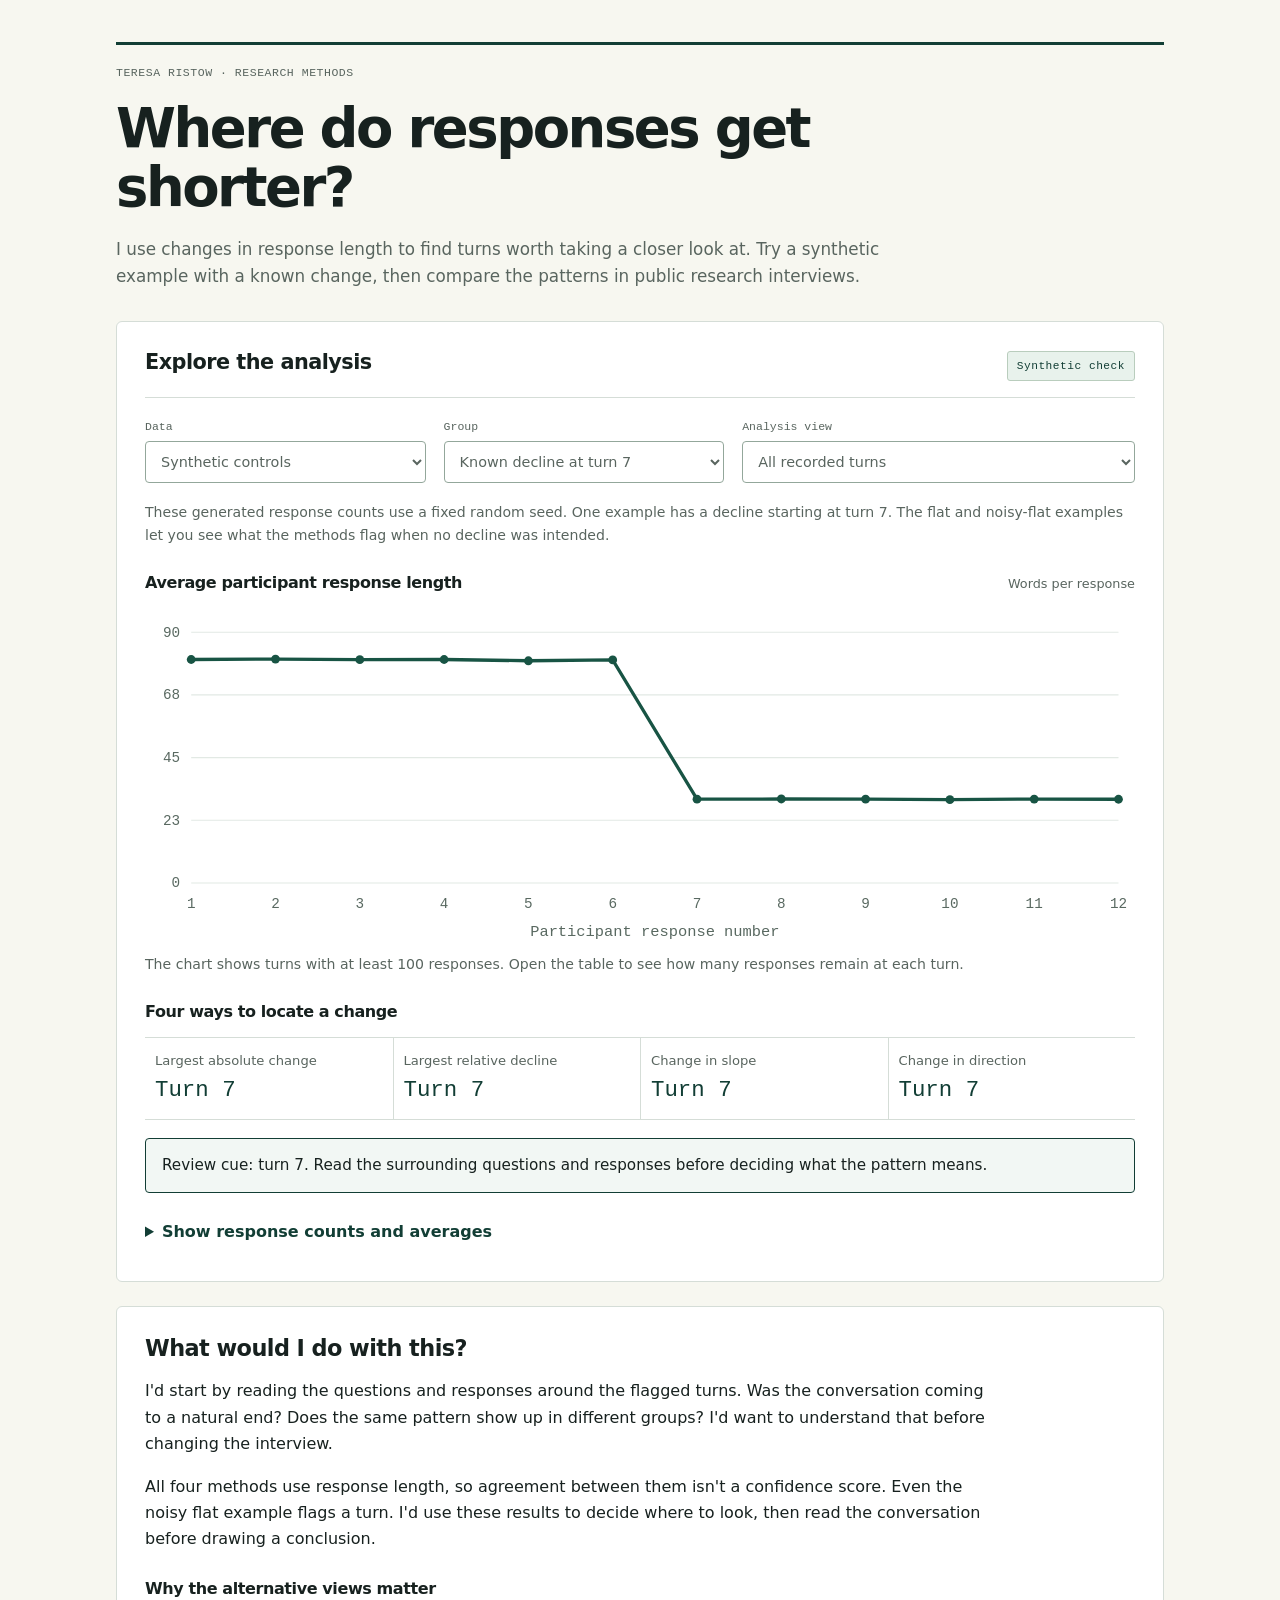
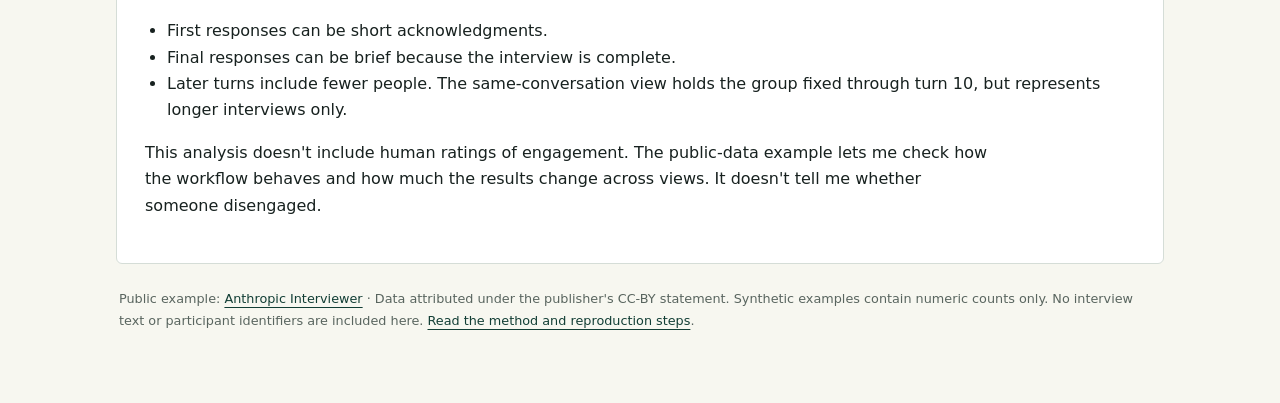
<file: index.html>
<!doctype html><html lang="en"><head><meta charset="utf-8"><meta name="viewport" content="width=device-width,initial-scale=1"><meta http-equiv="refresh" content="0;url=demo/"><title>Conversation Drop-off Analysis</title></head><body><p><a href="demo/">Open the interactive conversation drop-off analysis</a>.</p></body></html>
</file>
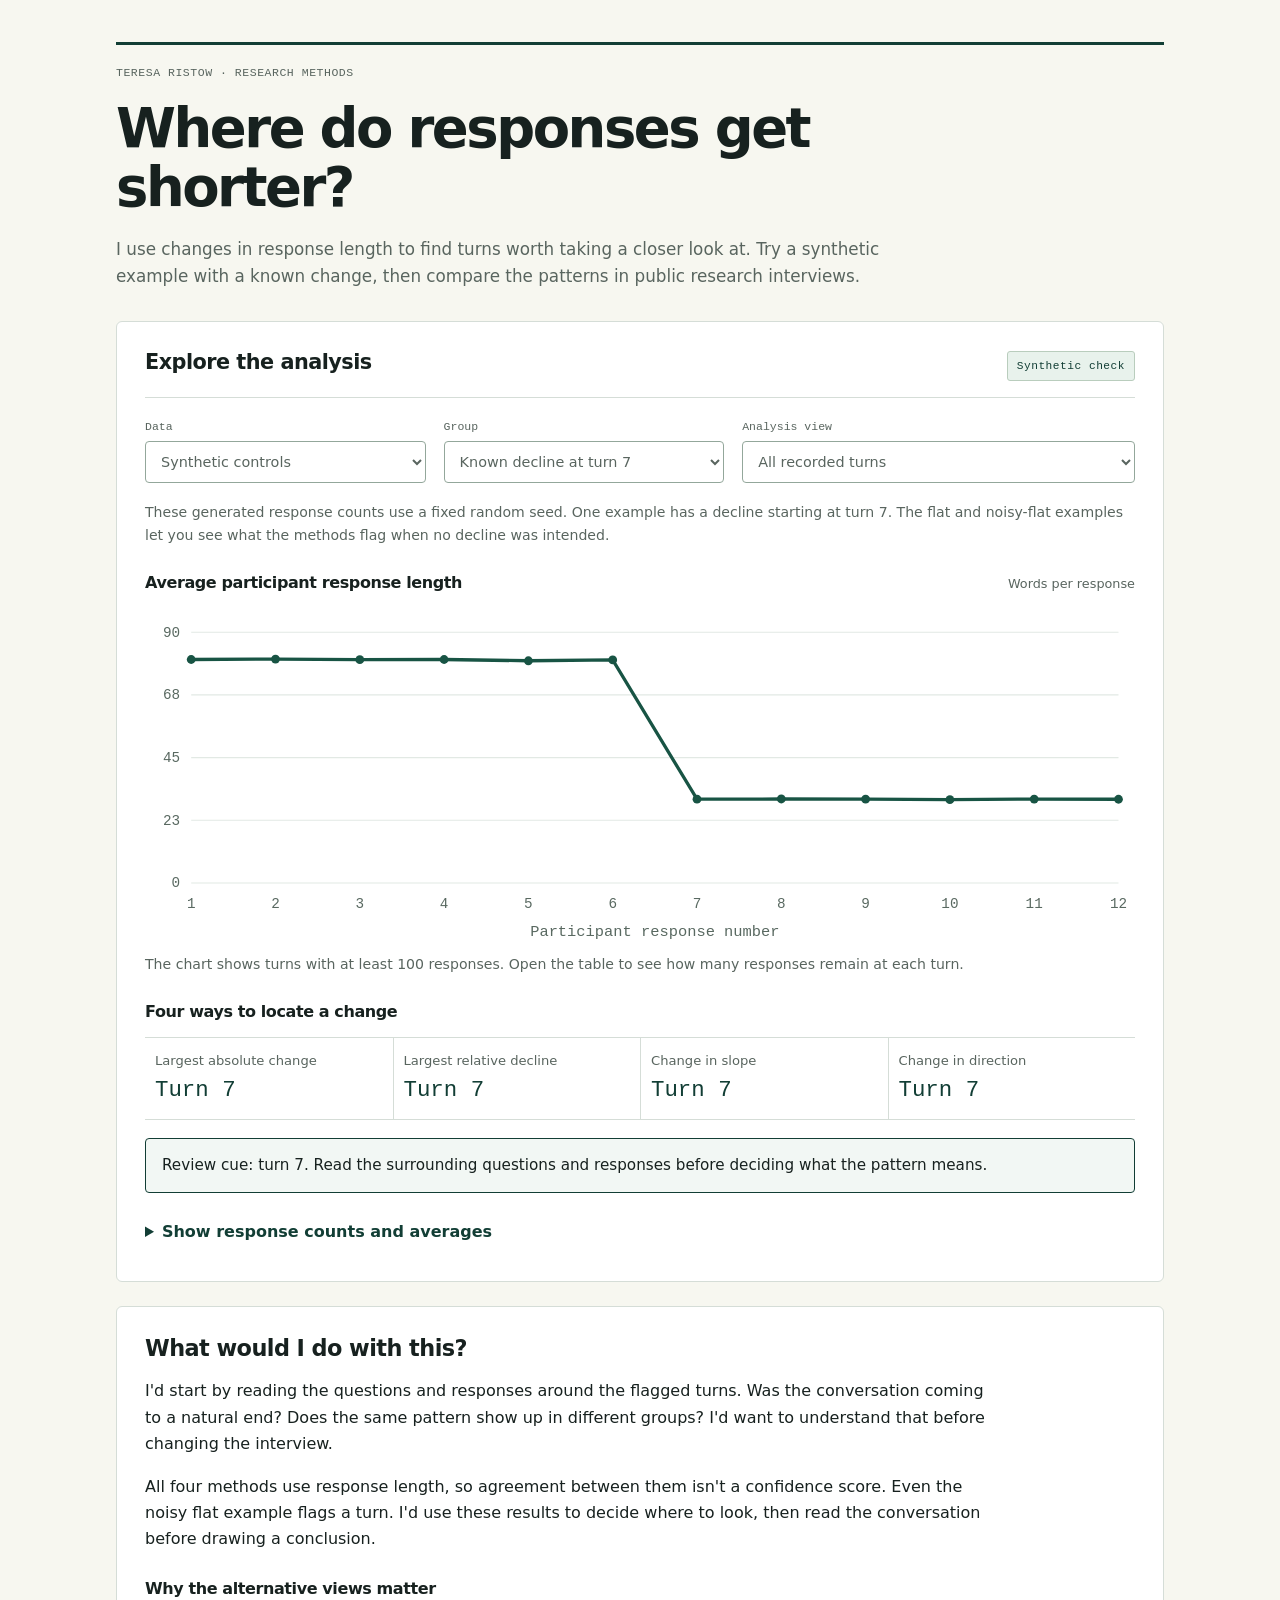
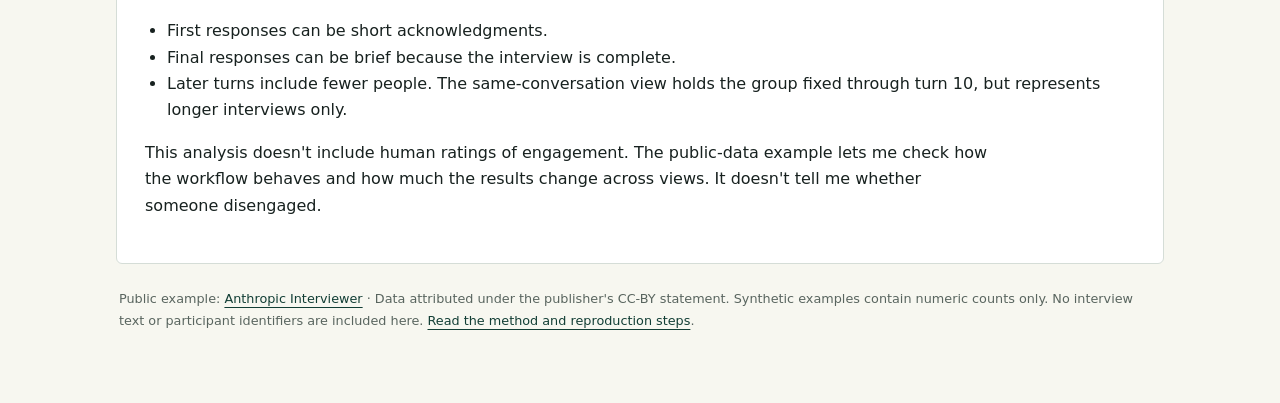
<file: demo/index.html>
<!doctype html>
<html lang="en">
<head>
<meta charset="utf-8"><meta name="viewport" content="width=device-width,initial-scale=1">
<title>Conversation Drop-off Analysis</title>
<link rel="stylesheet" href="styles.css">
<script src="data.js" defer></script><script src="app.js?v=20261113-voice" defer></script>
<link rel="stylesheet" href="research-web.css?v=20261113">
</head>
<body class="research-web dropoff-project">
<main>
<p class="eyebrow">TERESA RISTOW · RESEARCH METHODS</p>
<h1>Where do responses get shorter?</h1>
<p class="intro">I use changes in response length to find turns worth taking a closer look at. Try a synthetic example with a known change, then compare the patterns in public research interviews.</p>
<section aria-labelledby="explore-title">
<div class="heading"><h2 id="explore-title">Explore the analysis</h2><span id="source-label" class="badge"></span></div>
<div class="controls">
<label>Data<select id="dataset"><option value="synthetic">Synthetic controls</option><option value="public">Public research interviews</option></select></label>
<label>Group<select id="cohort"></select></label>
<label>Analysis view<select id="scenario"><option value="all_turns">All recorded turns</option><option value="exclude_first">Exclude first response</option><option value="exclude_final">Exclude each final response</option><option value="fixed_cohort_10">Same conversations through turn 10</option></select></label>
</div>
<p id="context" class="context" aria-live="polite"></p>
<div class="chart-head"><h3>Average participant response length</h3><span>Words per response</span></div>
<svg id="chart" viewBox="0 0 900 300" role="img" aria-labelledby="chart-title chart-desc"><title id="chart-title">Average response length by turn</title><desc id="chart-desc"></desc></svg>
<p class="small">The chart shows turns with at least 100 responses. Open the table to see how many responses remain at each turn.</p>
<h3>Four ways to locate a change</h3>
<div class="methods" id="methods"></div>
<p id="interpretation" class="interpretation" aria-live="polite"></p>
<details><summary>Show response counts and averages</summary><div class="table-wrap"><table><thead><tr><th>Participant turn</th><th>Responses</th><th>Average words</th><th>Median words</th></tr></thead><tbody id="rows"></tbody></table></div></details>
</section>
<section class="reading"><h2>What would I do with this?</h2>
<p>I'd start by reading the questions and responses around the flagged turns. Was the conversation coming to a natural end? Does the same pattern show up in different groups? I'd want to understand that before changing the interview.</p>
<p>All four methods use response length, so agreement between them isn't a confidence score. Even the noisy flat example flags a turn. I'd use these results to decide where to look, then read the conversation before drawing a conclusion.</p>
<h3>Why the alternative views matter</h3>
<ul><li>First responses can be short acknowledgments.</li><li>Final responses can be brief because the interview is complete.</li><li>Later turns include fewer people. The same-conversation view holds the group fixed through turn 10, but represents longer interviews only.</li></ul>
<p>This analysis doesn't include human ratings of engagement. The public-data example lets me check how the workflow behaves and how much the results change across views. It doesn't tell me whether someone disengaged.</p>
</section>
<footer>Public example: <a href="https://huggingface.co/datasets/Anthropic/AnthropicInterviewer">Anthropic Interviewer</a> · Data attributed under the publisher's CC-BY statement. Synthetic examples contain numeric counts only. No interview text or participant identifiers are included here. <a href="../README.md">Read the method and reproduction steps</a>.</footer>
</main>
</body></html>
</file>
<file: demo/styles.css>
:root{font-family:"Segoe UI",Arial,sans-serif;color:#24332d;background:#f5f7f5;font-size:16px;line-height:1.55;--green:#185444;--muted:#596961;--border:#ced9d2}*{box-sizing:border-box}body{margin:0}main{max-width:1060px;margin:0 auto;padding:42px 30px}.eyebrow{font-size:.76rem;letter-spacing:.1em;color:var(--green);font-weight:650;margin:0 0 10px}h1{font-size:2.5rem;line-height:1.15;letter-spacing:-.025em;font-weight:450;margin:0 0 16px}h2{font-size:1.4rem;font-weight:550;margin:0 0 14px}h3{font-size:1rem;margin:23px 0 12px}.intro{max-width:790px;font-size:1.1rem;color:var(--muted);margin:0 0 30px}section{background:white;border:1px solid var(--border);padding:26px;margin:0 0 24px;border-radius:10px}.heading{display:flex;align-items:baseline;justify-content:space-between;gap:20px}.badge{color:var(--green);font-size:.8rem;font-weight:600}.controls{display:grid;grid-template-columns:1fr 1fr 1.4fr;gap:18px;margin:8px 0 18px}label{display:flex;flex-direction:column;gap:5px;font-size:.85rem;font-weight:600}select{width:100%;font:inherit;font-weight:400;color:inherit;padding:9px;border:1px solid #879d90;background:#fff;border-radius:5px;min-height:42px}select:focus-visible,a:focus-visible,summary:focus-visible{outline:3px solid #33826d;outline-offset:3px}.context,.small,footer{color:var(--muted);font-size:.88rem}.context{min-height:42px;margin:0}.chart-head{display:flex;justify-content:space-between;align-items:baseline;gap:10px}.chart-head span{font-size:.8rem;color:var(--muted)}#chart{display:block;width:100%;height:auto;overflow:visible}.methods{display:grid;grid-template-columns:repeat(4,1fr);border-top:1px solid var(--border);border-bottom:1px solid var(--border)}.method{padding:14px 10px}.method+ .method{border-left:1px solid var(--border)}.method span{display:block;font-size:.82rem;line-height:1.4;color:var(--muted)}.method strong{display:block;font-size:1.3rem;font-weight:550;color:var(--green);margin-top:5px}.interpretation{margin:18px 0;font-size:.95rem}.table-wrap{overflow-x:auto}table{width:100%;border-collapse:collapse;margin-top:15px;font-size:.88rem}th,td{text-align:right;padding:8px 10px;border-bottom:1px solid var(--border)}th:first-child,td:first-child{text-align:left}th{background:#edf4ef;font-weight:600}summary{cursor:pointer;color:var(--green);font-weight:600;padding:8px 0}.reading p{max-width:850px}.reading ul{padding-left:22px}footer{padding:0 3px 30px}a{color:var(--green);text-underline-offset:3px}@media(max-width:650px){main{padding:24px 16px}h1{font-size:2rem}section{padding:18px}.controls{grid-template-columns:1fr;gap:12px}.methods{grid-template-columns:1fr 1fr}.method:nth-child(3){border-left:0}.heading{display:block}.context{min-height:0;margin-top:10px}.chart-head{display:block}.chart-head h3{margin-bottom:3px}.method{min-height:90px}.chart-head span{display:block;margin-bottom:10px}}
</file>
<file: demo/research-web.css>
/* Teresa Ristow research web system v1 — shared across the three public sites.
   Sans-serif reading, monospace controls, exact green brand tokens. */
:root {
  --rw-forest: #123e35;
  --rw-teal: #245a60;
  --rw-sage: #b9cdbd;
  --rw-mint: #e8f2ec;
  --rw-soft: #f2f7f4;
  --rw-lime: #ddf49b;
  --rw-paper: #f7f7f0;
  --rw-line: #d5ddd7;
  --rw-ink: #17211f;
  --rw-muted: #59655f;
  --rw-sans: "Segoe UI", Inter, ui-sans-serif, system-ui, -apple-system, BlinkMacSystemFont, Arial, sans-serif;
  --rw-mono: "Cascadia Code", "SFMono-Regular", Consolas, "Liberation Mono", monospace;
}
body.research-web {
  margin: 0;
  background: var(--rw-paper);
  color: var(--rw-ink);
  font: 400 16px/1.65 var(--rw-sans);
  -webkit-font-smoothing: antialiased;
}
.research-web :is(h1,h2,h3,h4,h5,h6) {
  font-family: var(--rw-sans);
  color: var(--rw-ink);
  font-weight: 650;
  letter-spacing: -.025em;
}
.research-web h1 { font-size: clamp(2rem,4.5vw,3.4rem); line-height: 1.08; letter-spacing: -.045em; }
.research-web h2 { line-height: 1.22; }
.research-web a { color: var(--rw-forest); text-underline-offset: 4px; }
.research-web :is(button,select,input,textarea) { font-family: var(--rw-sans); }
.research-web :is(button,select,.button) { border-radius: 4px; }
.research-web :is(a,button,select,input,textarea,summary):focus-visible {
  outline: 3px solid var(--rw-teal); outline-offset: 3px;
}
.research-web :is(.eyebrow,.badge,.stat-label,.guide-step-label,.shift-year-pills,.shift-mode,.shift-play,.guide-controls,.site-name) {
  font-family: var(--rw-mono); font-weight: 500; letter-spacing: .045em;
}
.research-web ::selection { background: var(--rw-lime); color: var(--rw-forest); }
.research-web :is(.eyebrow,.stat-label,.shift-map-controls label) { color: var(--rw-muted); }
.research-web table { font-variant-numeric: tabular-nums; }
.research-web th { background: var(--rw-mint); color: var(--rw-forest); }

/* Conversation diagnostics: a compact technical readout. */
.dropoff-project { --green: var(--rw-forest); --muted: var(--rw-muted); --border: var(--rw-line); }
.dropoff-project main { max-width: 1120px; padding: 42px 36px; }
.dropoff-project .eyebrow { border-top: 3px solid var(--rw-forest); padding-top: 18px; font-size: .72rem; }
.dropoff-project h1 { margin: 18px 0; max-width: 900px; }
.dropoff-project .intro { max-width: 770px; font-size: 1.05rem; }
.dropoff-project section { border: 1px solid var(--rw-line); border-radius: 6px; box-shadow: none; padding: 28px; }
.dropoff-project .heading { border-bottom: 1px solid var(--rw-line); padding-bottom: 16px; margin-bottom: 20px; }
.dropoff-project .heading h2 { margin: 0; font-size: 1.3rem; }
.dropoff-project .badge { background: var(--rw-mint); padding: 5px 9px; border: 1px solid var(--rw-sage); border-radius: 3px; font-size: .7rem; }
.dropoff-project label { color: var(--rw-muted); font: 500 .72rem/1.5 var(--rw-mono); }
.dropoff-project select { font: 400 .9rem/1.5 var(--rw-sans); border-color: #93a79b; padding: 11px; }
.dropoff-project .method strong { font: 500 1.4rem/1.3 var(--rw-mono); color: var(--rw-forest); }
.dropoff-project #chart text { font-family: var(--rw-mono); }
.dropoff-project .interpretation { background: var(--rw-soft); border: 1px solid var(--rw-forest); border-radius: 4px; padding: 14px 16px; }
.dropoff-project .reading { background: #fff; }
.dropoff-project footer { font-size: .8rem; line-height: 1.7; }

/* SIOP: retain chart/category colors and all existing layout/interaction rules. */
.siop-project {
  --bg: var(--rw-paper); --ink: var(--rw-ink); --muted: var(--rw-muted);
  --line: var(--rw-line); --panel: #fff; --soft: var(--rw-soft);
  --plum: var(--rw-forest); --blue: var(--rw-teal); --teal: var(--rw-teal);
  --shell: var(--rw-soft); --wash-lavender: var(--rw-mint);
  --shadow: none; --deep-shadow: none;
}
.siop-project .site-nav { background: rgba(255,255,255,.97); border-bottom: 1px solid var(--rw-line); backdrop-filter: none; }
.siop-project .brand-mark { color: var(--rw-forest); font-size: 1rem; font-weight: 650; letter-spacing: -.025em; }
.siop-project .nav-links :is(a,button) { color: var(--rw-muted); border-radius: 4px; box-shadow: none; font: 500 .73rem/1.4 var(--rw-mono); }
.siop-project .nav-links .active { background: var(--rw-mint); color: var(--rw-forest); }
.siop-project :is(.home-panel,.home-playground,.section-band,.closing-band) { background: transparent; }
.siop-project .home-playground h1 { max-width: 1050px; text-align: left; margin-inline: 0; font-weight: 650; }
.siop-project .hero-copy { text-align: left; margin-inline: 0; max-width: 850px; color: var(--rw-muted); }
.siop-project :is(.shift-map,.shift-map-panel,.shift-map-canvas,.shift-quick-read,.chart,.guide-controls) {
  background: #fff; border: 1px solid var(--rw-line); border-radius: 6px; box-shadow: none;
}
.siop-project :is(.insight-grid,.compare-grid,.side-matrix,.closing-grid,.river-insights,.meaning-summary-grid) article {
  background: #fff; border: 1px solid var(--rw-line); border-radius: 6px; box-shadow: none;
}
.siop-project .shift-map-topline strong { font-weight: 600; }
.siop-project :is(.shift-map-controls label,.stat-label,.compare-label,.matrix-label) { font-family: var(--rw-mono); font-weight: 500; }
.siop-project .shift-map-controls input[type="range"] { accent-color: var(--rw-forest); }
.siop-project :is(.shift-year-pills button,.shift-mode,.guide-controls button) { border-radius: 4px; box-shadow: none; font-family: var(--rw-mono); font-weight: 500; }
.siop-project :is(.shift-play,.shift-mode.active) { background: var(--rw-forest); color: #fff; border-color: var(--rw-forest); }
.siop-project .shift-year-pills button.active { background: var(--rw-forest); color: #fff; }
.siop-project .shift-quick-read span { background: var(--rw-mint); color: var(--rw-forest); border-radius: 3px; font-family: var(--rw-mono); }
.siop-project .shift-map-panel { background: var(--rw-soft); }
.siop-project .home-playground .shift-quick-read { background: #fff; box-shadow: none; }
.siop-project .section-heading { text-align: left; justify-items: start; }
.siop-project .section-heading :is(p,h2) { margin-inline: 0; }
.siop-project .side-thesis { background: var(--rw-forest); }
.siop-project .side-thesis :is(h2,p,strong) { color: #fff; }
.siop-project :is(.nav-links button,.guide-controls button,.shift-mode):focus-visible { outline: 3px solid var(--rw-teal); outline-offset: 3px; }

/* MusicNote: a readable technical archive; original report/figures/credits intact. */
.music-project .navigation-bar { display: flex; align-items: center; justify-content: space-between; gap: 20px; background: #fff; border-bottom: 1px solid var(--rw-line); padding: 18px max(24px,calc((100vw - 1040px)/2)); }
.music-project .navigation-bar>img { width: 220px; height: auto; max-width: 60%; }
.music-project .site-name { color: var(--rw-forest); font-size: 12px; margin: 0; }
.music-project .heading-3 { display: block; float: none; clear: both; max-width: 1040px; margin: 22px auto; padding: 0 24px; text-align: left; color: var(--rw-muted); font: 400 13px/1.7 var(--rw-mono); }
.music-project .content-wrapper { width: calc(100% - 48px); max-width: 1040px; margin: 0 auto 40px; padding: 38px 44px; background: #fff; border: 1px solid var(--rw-line); border-radius: 6px; }
.music-project .heading { display: block; text-align: left; color: var(--rw-ink); padding: 0 0 28px; margin: 0 0 26px; border-bottom: 3px solid var(--rw-forest); font-size: clamp(2rem,4.2vw,3.1rem); line-height: 1.12; }
.music-project :is(.heading-4,.heading-5,.heading-6) { padding: 28px 0 0; margin: 24px 0 18px; border: 0; border-top: 1px solid var(--rw-line); color: var(--rw-forest); font-size: 1.45rem; line-height: 1.3; }
.music-project :is(.text-block,.text-block-2,.text-block-3) { padding: 0; margin: 0 0 24px; color: #373737; font: 400 16px/1.85 var(--rw-sans); overflow-wrap: anywhere; }
.music-project .content-wrapper img { display: block; max-width: 100%; height: auto; margin: 24px auto; padding: 0; }
.music-project .container { color: var(--rw-ink); }
.music-project.body, .music-project :is(.div-block,.heading-2,.text-span) { border: 0; }
.music-project .footer { background: #fff; color: var(--rw-muted); border-top: 1px solid var(--rw-line); }
.music-project .footer :is(a,.footer-link) { color: var(--rw-forest); font-family: var(--rw-mono); }
.music-project :is(.section,.section.accent,.header-section) { background: #fff; color: var(--rw-ink); }
.music-project .section.dark { background: var(--rw-forest); color: #fff; }
.music-project .section.dark :is(h1,h2,h3,p) { color: #fff; }
@media(max-width:700px) {
  .dropoff-project main { padding: 24px 16px; }
  .dropoff-project section { padding: 18px; }
  .dropoff-project .heading { padding-bottom: 12px; }
  .siop-project .home-playground h1 { font-size: clamp(1.8rem,7vw,2.5rem); }
  .siop-project .site-nav { padding-inline: 16px; }
  .music-project .navigation-bar { padding: 18px; gap: 10px; }
  .music-project .navigation-bar>img { width: 180px; }
  .music-project .content-wrapper { width: calc(100% - 24px); padding: 24px 20px; }
  .music-project .heading-3 { padding: 0 20px; margin-block: 16px; }
  .music-project :is(.text-block,.text-block-2,.text-block-3) { font-size: 15px; line-height: 1.75; }
}
@media(prefers-reduced-motion:reduce) {
  .research-web *, .research-web *::before, .research-web *::after { animation-duration: .01ms !important; transition-duration: .01ms !important; scroll-behavior: auto !important; }
}
</file>
